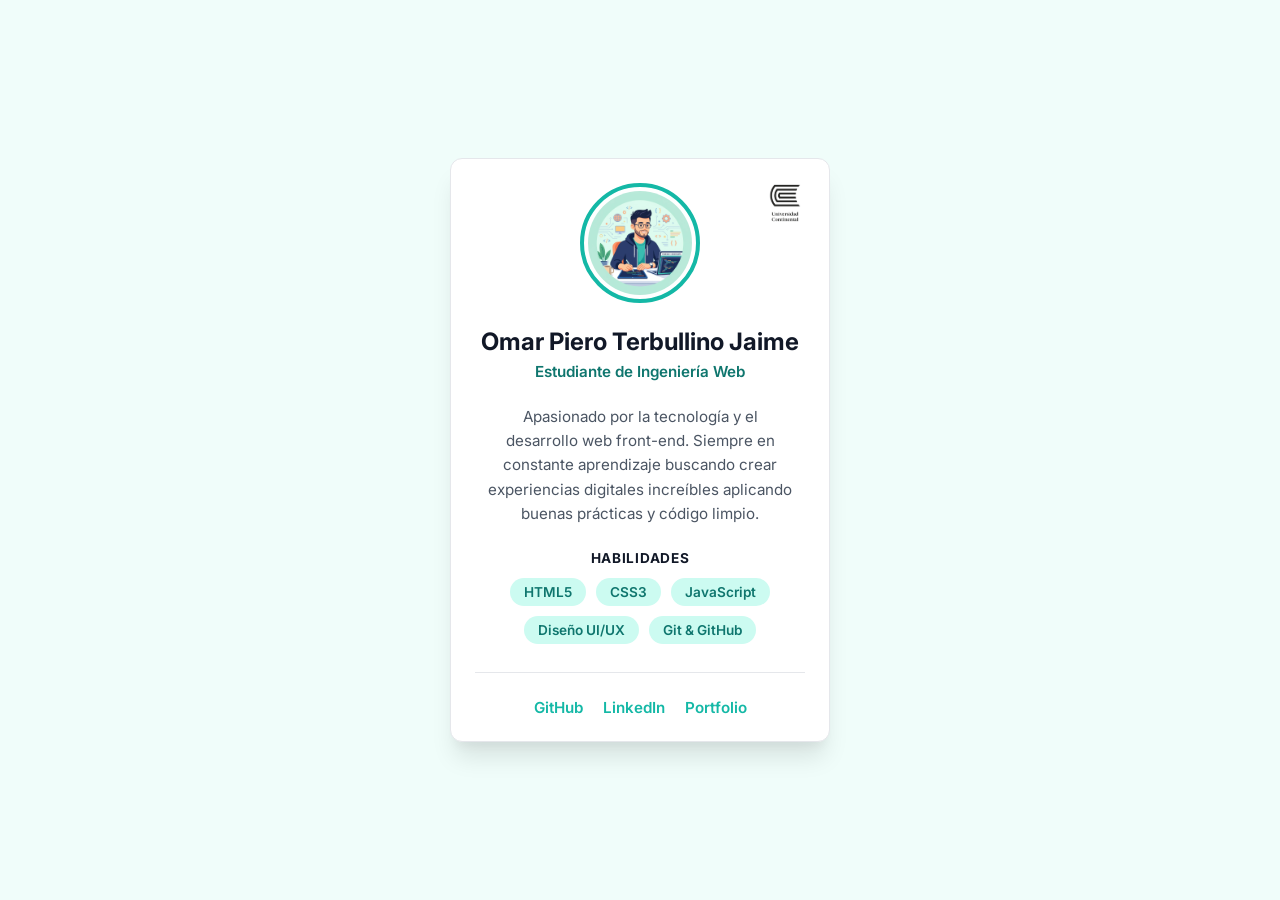
<file: ejercicio-01/index.html>
<!DOCTYPE html>
<html lang="es">

<head>
    <meta charset="UTF-8">
    <meta name="viewport" content="width=device-width, initial-scale=1.0">
    <title>Perfil Digital - Omar Piero Terbullino</title>
    <!-- Google Fonts: Inter -->
    <link rel="preconnect" href="https://fonts.googleapis.com">
    <link rel="preconnect" href="https://fonts.gstatic.com" crossorigin>
    <link href="https://fonts.googleapis.com/css2?family=Inter:wght@400;600;700&display=swap" rel="stylesheet">
    <!-- CSS -->
    <link rel="stylesheet" href="css/styles.css">
</head>

<body>
    <main class="profile-card">

        <img src="../assets/logo_universidad.png" alt="Logo Universidad" class="university-logo">

        <header>
            <img src="../assets/avatar.jpg" alt="Avatar de Omar Piero" class="avatar">
            <h1>Omar Piero Terbullino Jaime</h1>
            <p class="role">Estudiante de Ingeniería Web</p>
        </header>

        <section class="bio">
            <p>Apasionado por la tecnología y el desarrollo web front-end. Siempre en constante aprendizaje buscando
                crear experiencias digitales increíbles aplicando buenas prácticas y código limpio.</p>
        </section>

        <section class="skills">
            <h2>Habilidades</h2>
            <ul>
                <li>HTML5</li>
                <li>CSS3</li>
                <li>JavaScript</li>
                <li>Diseño UI/UX</li>
                <li>Git & GitHub</li>
            </ul>
        </section>

        <footer>
            <ul class="social-links">
                <li><a href="#" target="_blank">GitHub</a></li>
                <li><a href="#" target="_blank">LinkedIn</a></li>
                <li><a href="#" target="_blank">Portfolio</a></li>
            </ul>
        </footer>
    </main>
</body>

</html>
</file>
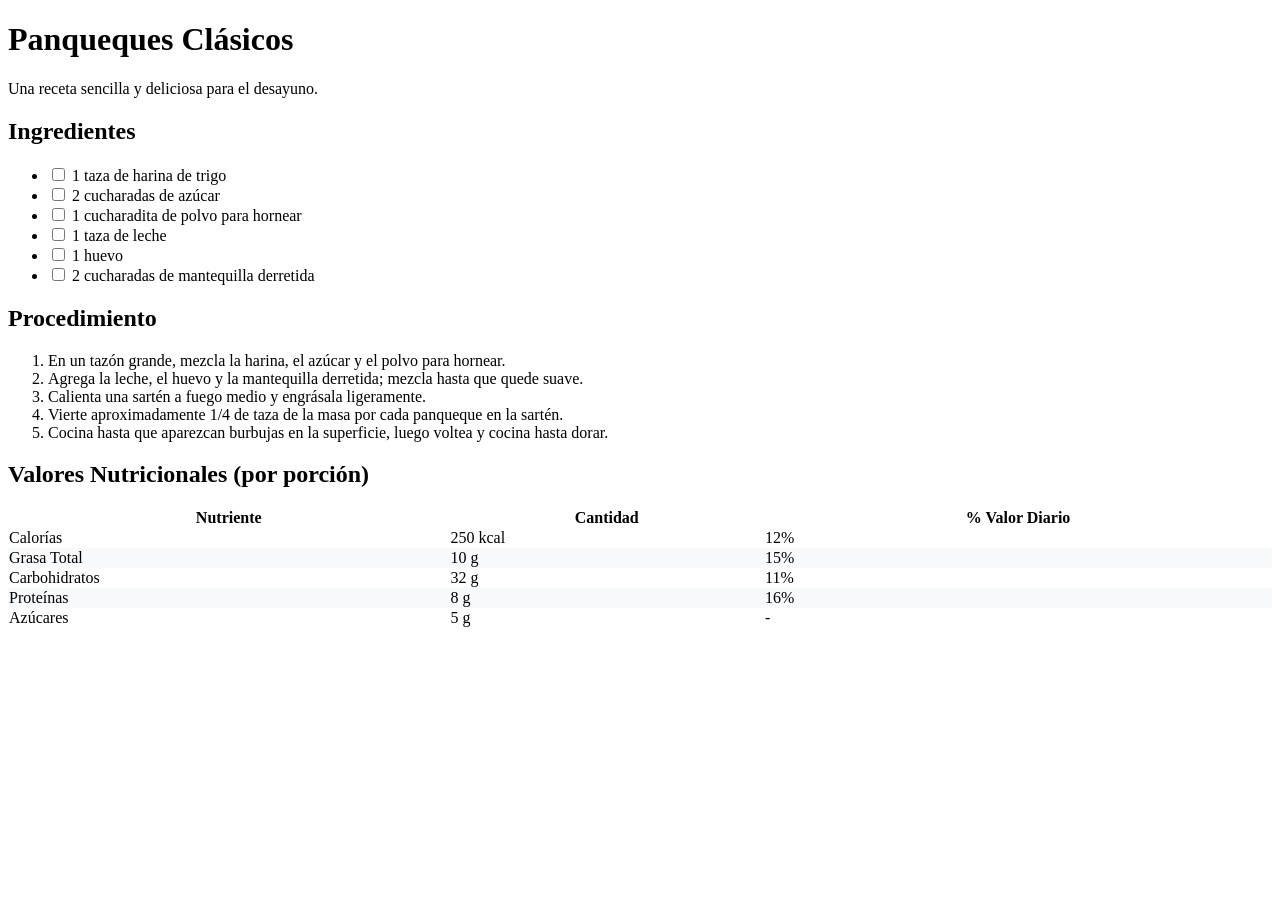
<file: ejercicio-02/index.html>
<!DOCTYPE html>
<html lang="es">
<head>
    <meta charset="UTF-8">
    <meta name="viewport" content="width=device-width, initial-scale=1.0">
    <title>Receta de Cocina - Panqueques Clásicos</title>
    <link rel="stylesheet" href="css/styles.css">
</head>
<body>
    <main class="recipe-container">
        <header>
            <h1>Panqueques Clásicos</h1>
            <p>Una receta sencilla y deliciosa para el desayuno.</p>
        </header>

        <section class="ingredients">
            <h2>Ingredientes</h2>
            <!-- Lista no ordenada para ingredientes -->
            <ul class="ingredients-list">
                <li><label><input type="checkbox"> 1 taza de harina de trigo</label></li>
                <li><label><input type="checkbox"> 2 cucharadas de azúcar</label></li>
                <li><label><input type="checkbox"> 1 cucharadita de polvo para hornear</label></li>
                <li><label><input type="checkbox"> 1 taza de leche</label></li>
                <li><label><input type="checkbox"> 1 huevo</label></li>
                <li><label><input type="checkbox"> 2 cucharadas de mantequilla derretida</label></li>
            </ul>
        </section>

        <section class="procedure">
            <h2>Procedimiento</h2>
            <!-- Lista ordenada para el procedimiento -->
            <ol class="procedure-list">
                <li>En un tazón grande, mezcla la harina, el azúcar y el polvo para hornear.</li>
                <li>Agrega la leche, el huevo y la mantequilla derretida; mezcla hasta que quede suave.</li>
                <li>Calienta una sartén a fuego medio y engrásala ligeramente.</li>
                <li>Vierte aproximadamente 1/4 de taza de la masa por cada panqueque en la sartén.</li>
                <li>Cocina hasta que aparezcan burbujas en la superficie, luego voltea y cocina hasta dorar.</li>
            </ol>
        </section>

        <section class="nutrition">
            <h2>Valores Nutricionales (por porción)</h2>
            <!-- Tabla nutricional estructurada -->
            <table>
                <thead>
                    <tr>
                        <th>Nutriente</th>
                        <th>Cantidad</th>
                        <th>% Valor Diario</th>
                    </tr>
                </thead>
                <tbody>
                    <tr>
                        <td>Calorías</td>
                        <td>250 kcal</td>
                        <td>12%</td>
                    </tr>
                    <tr>
                        <td>Grasa Total</td>
                        <td>10 g</td>
                        <td>15%</td>
                    </tr>
                    <tr>
                        <td>Carbohidratos</td>
                        <td>32 g</td>
                        <td>11%</td>
                    </tr>
                    <tr>
                        <td>Proteínas</td>
                        <td>8 g</td>
                        <td>16%</td>
                    </tr>
                    <tr>
                        <td>Azúcares</td>
                        <td>5 g</td>
                        <td>-</td>
                    </tr>
                </tbody>
            </table>
        </section>
    </main>
</body>
</html>
</file>
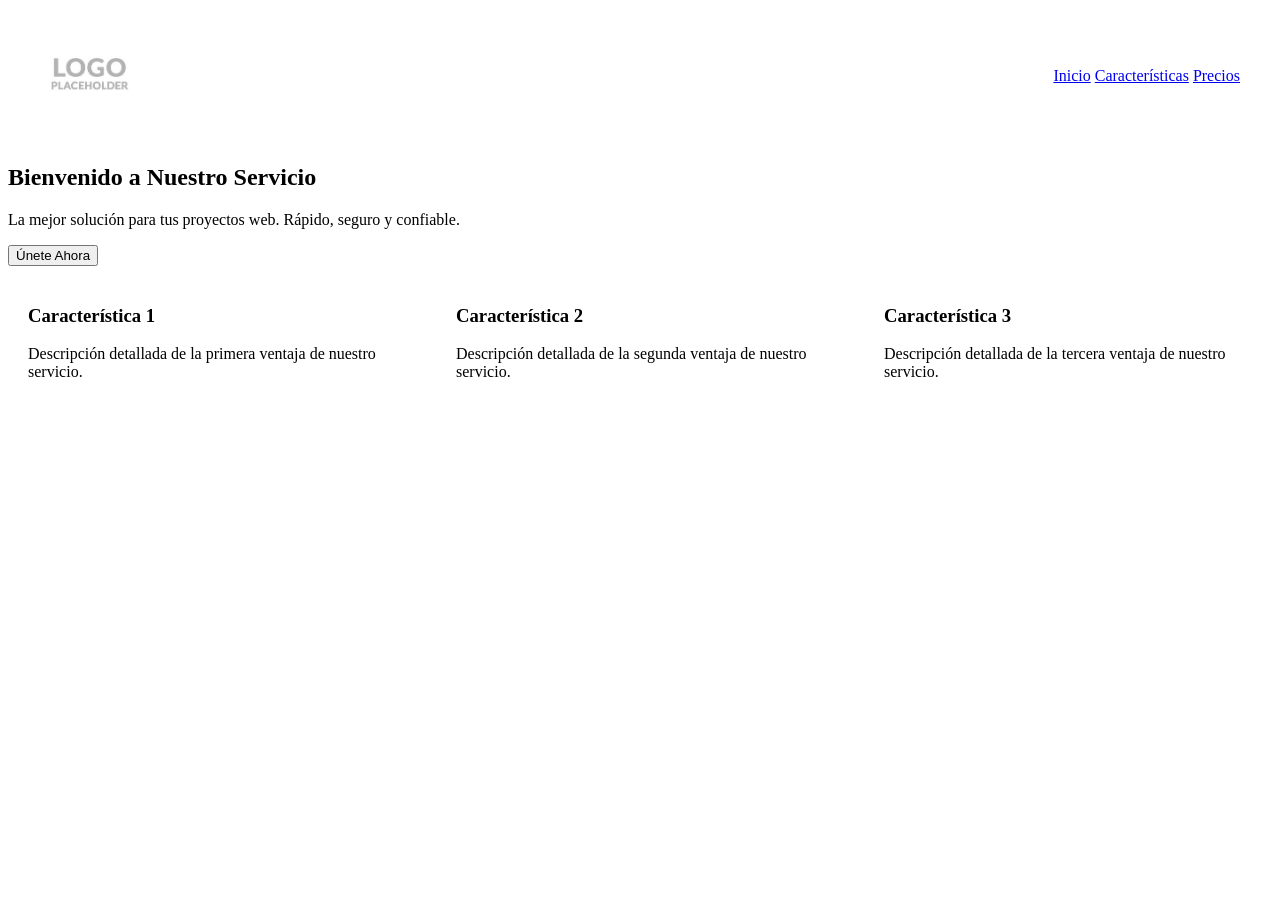
<file: ejercicio-03/index.html>
<!DOCTYPE html>
<html lang="es">

<head>
    <meta charset="UTF-8">
    <meta name="viewport" content="width=device-width, initial-scale=1.0">
    <title>Landing Page</title>
    <link rel="stylesheet" href="css/styles.css">
</head>

<body>
    <header>
        <nav class="navbar">
            <div>
                <img src="../assets/logo-Placeholder.jpg" alt="Logo Universidad" class="university-logo" width="100"
                    height="100">
            </div>
            <div>
                <a href="#">Inicio</a>
                <a href="#">Características</a>
                <a href="#">Precios</a>
            </div>
        </nav>
    </header>
    <main>
        <section>
            <h1>Bienvenido a Nuestro Servicio</h1>
            <p>La mejor solución para tus proyectos web. Rápido, seguro y confiable.</p>
            <button>Únete Ahora</button>
        </section>
        <section>
            <div class="features-container">
                <div class="feature-card">
                    <h3>Característica 1</h3>
                    <p>Descripción detallada de la primera ventaja de nuestro servicio.</p>
                </div>
                <div class="feature-card">
                    <h3>Característica 2</h3>
                    <p>Descripción detallada de la segunda ventaja de nuestro servicio.</p>
                </div>
                <div class="feature-card">
                    <h3>Característica 3</h3>
                    <p>Descripción detallada de la tercera ventaja de nuestro servicio.</p>
                </div>
            </div>
        </section>
    </main>
</body>

</html>
</file>
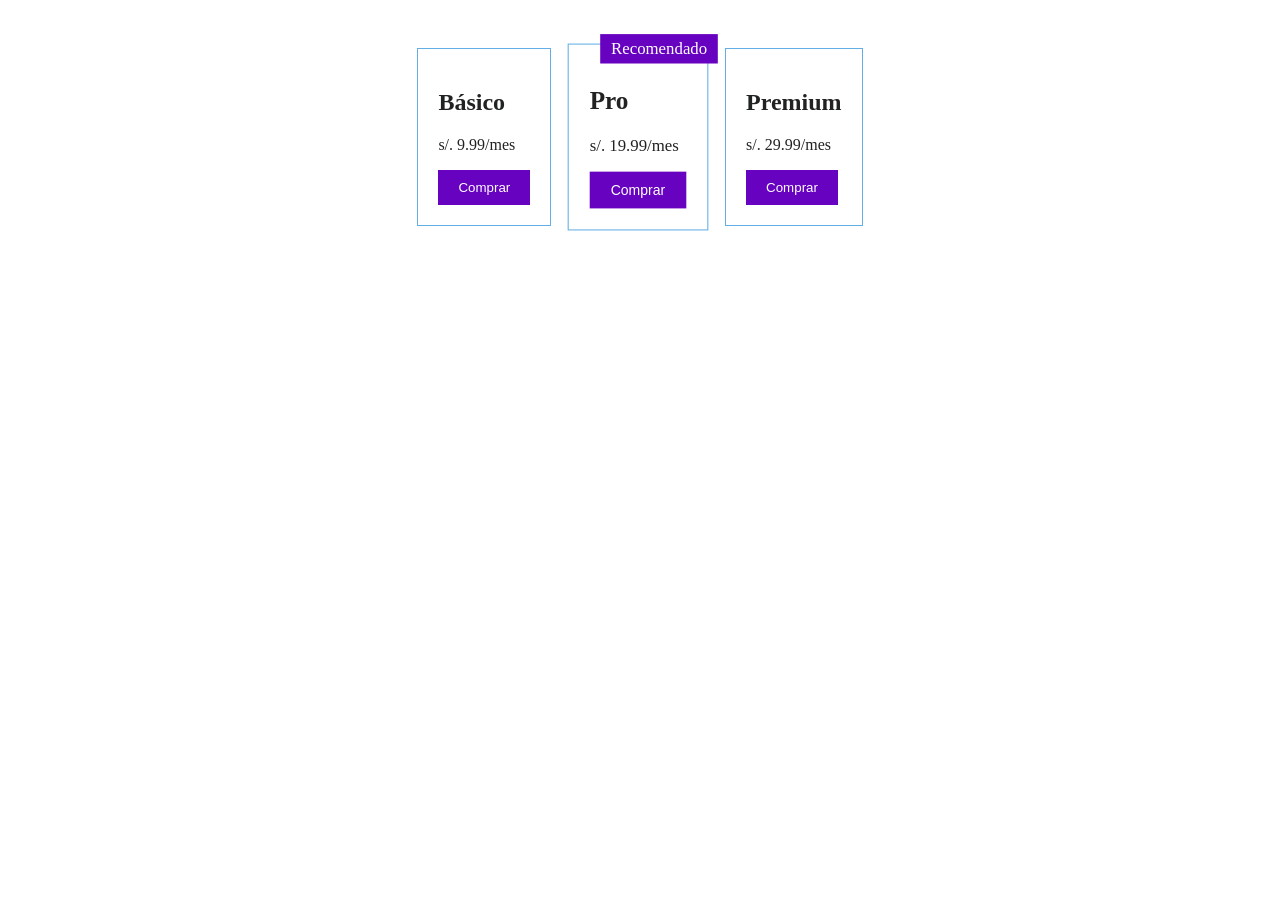
<file: ejercicio-05/index.html>
<!DOCTYPE html>
<html lang="es">

<head>
    <meta charset="UTF-8">
    <meta name="viewport" content="width=device-width, initial-scale=1.0">
    <title>Tabla de Precios</title>
    <link rel="stylesheet" href="css/styles.css">
</head>

<body>
    <div class="pricing-container">
        <div class="pricing-card">
            <h2>Básico</h2>
            <p>s/. 9.99/mes</p>
            <button>Comprar</button>
        </div>

        <div class="pricing-card pro">
            <span class="badge">Recomendado</span>
            <h2>Pro</h2>
            <p>s/. 19.99/mes</p>
            <button>Comprar</button>
        </div>

        <div class="pricing-card">
            <h2>Premium</h2>
            <p>s/. 29.99/mes</p>
            <button>Comprar</button>
        </div>
    </div>
</body>

</html>
</file>
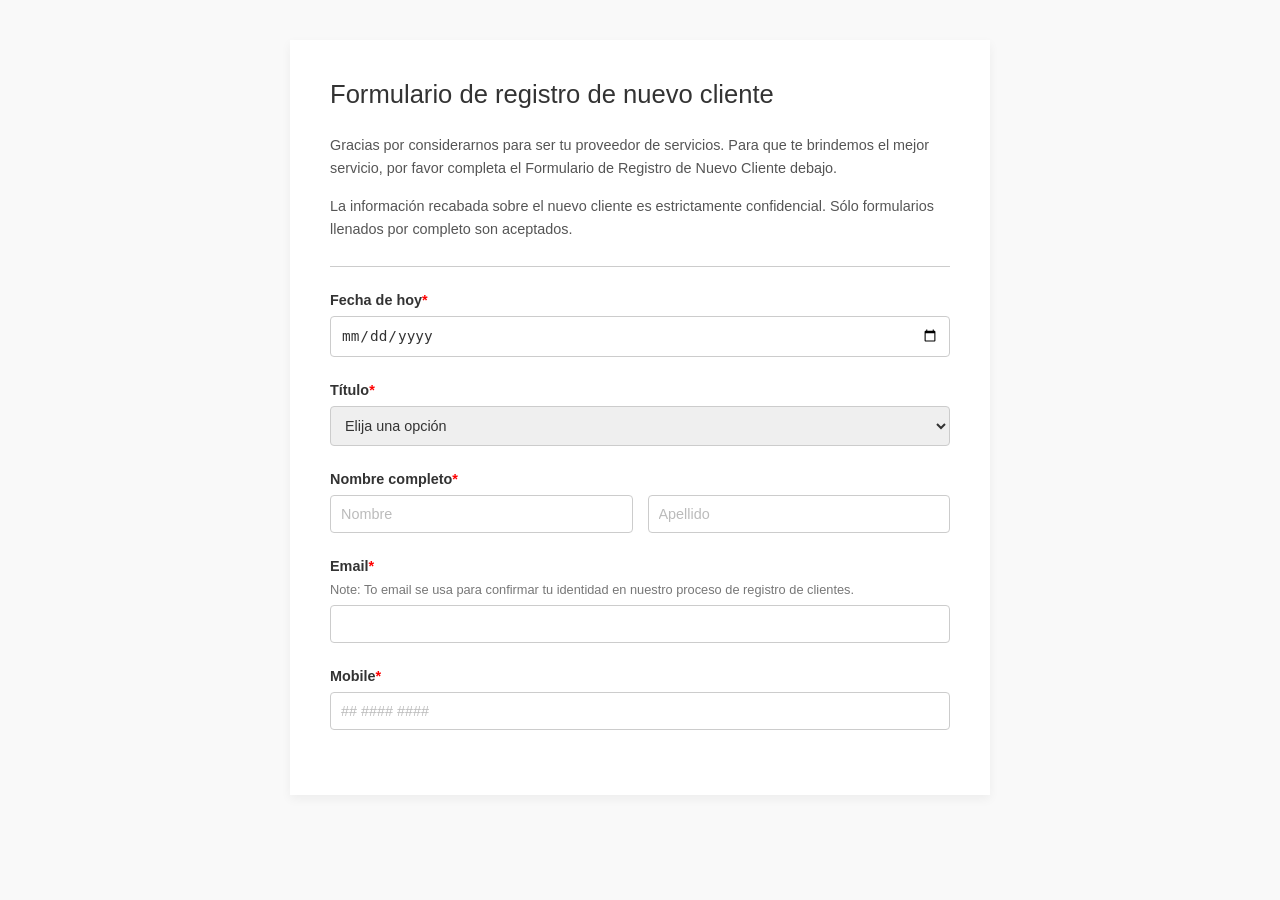
<file: extras/formulario.html>
<!DOCTYPE html>
<html lang="es">

<head>
    <meta charset="UTF-8">
    <meta name="viewport" content="width=device-width, initial-scale=1.0">
    <title>Formulario de registro de nuevo cliente</title>
    <link rel="stylesheet" href="css/styles.css">
</head>

<body>
    <div class="form-container">
        <h1>Formulario de registro de nuevo cliente</h1>

        <p>Gracias por considerarnos para ser tu proveedor de servicios. Para que te brindemos el mejor servicio, por
            favor completa el Formulario de Registro de Nuevo Cliente debajo.</p>

        <p>La información recabada sobre el nuevo cliente es estrictamente confidencial. Sólo formularios llenados por
            completo son aceptados.</p>

        <hr>

        <form action="#" method="POST">
            <div class="form-group">
                <label>Fecha de hoy<span class="required">*</span></label>
                <input type="date" name="fecha" placeholder="DD/MM/AAAA" required>
            </div>

            <div class="form-group">
                <label>Título<span class="required">*</span></label>
                <select name="titulo" required>
                    <option value="" selected disabled>Elija una opción</option>
                    <option value="sr">Sr.</option>
                    <option value="sra">Sra.</option>
                </select>
            </div>

            <div class="form-group">
                <label>Nombre completo<span class="required">*</span></label>
                <div class="name-inputs">
                    <input type="text" name="nombre" placeholder="Nombre" required>
                    <input type="text" name="apellido" placeholder="Apellido" required>
                </div>
            </div>

            <div class="form-group">
                <label>Email<span class="required">*</span></label>
                <span class="sub-label">Note: To email se usa para confirmar tu identidad en nuestro proceso de registro
                    de clientes.</span>
                <input type="email" name="email" required>
            </div>

            <div class="form-group">
                <label>Mobile<span class="required">*</span></label>
                <input type="tel" name="mobile" placeholder="## #### ####" required>
            </div>
        </form>
    </div>
</body>

</html>
</file>
<file: ejercicio-01/css/styles.css>
* {
    margin: 0;
    padding: 0;
    box-sizing: border-box;
}

body {
    font-family: 'Inter', sans-serif;
    background-color: #f0fdfa;
    color: #1f2937;
    display: flex;
    justify-content: center;
    align-items: center;
    min-height: 100vh;
}

.profile-card {
    max-width: 380px;
    margin: 40px auto;
    padding: 24px;
    border-radius: 12px;
    background-color: #ffffff;
    box-shadow: 0 20px 25px -5px rgba(0, 0, 0, 0.1), 0 10px 10px -5px rgba(0, 0, 0, 0.04);
    position: relative;
    text-align: center;
    border: 1px solid #e5e7eb;
}

.avatar {
    width: 120px;
    height: 120px;
    border-radius: 50%;
    object-fit: cover;
    margin-bottom: 20px;
    border: 4px solid #14b8a6;
    padding: 4px;
}


.university-logo {
    position: absolute;
    top: 20px;
    right: 20px;
    width: 48px;
    height: auto;
    border-radius: 4px;
}

header h1 {
    font-size: 1.5rem;
    font-weight: 700;
    color: #111827;
    margin-bottom: 6px;
}

header .role {
    font-size: 0.95rem;
    color: #0f766e;
    font-weight: 600;
    margin-bottom: 24px;
}

.bio p {
    font-size: 0.95rem;
    line-height: 1.6;
    color: #4b5563;
    margin-bottom: 24px;
    padding: 0 12px;
}

.skills h2 {
    font-size: 1.1rem;
    color: #111827;
    margin-bottom: 12px;
    text-transform: uppercase;
    letter-spacing: 0.05em;
    font-size: 0.85rem;
}

.skills ul {
    list-style: none;
    display: flex;
    flex-wrap: wrap;
    justify-content: center;
    gap: 10px;
    margin-bottom: 28px;
}

.skills li {
    background-color: #ccfbf1;
    color: #0f766e;
    padding: 6px 14px;
    border-radius: 20px;
    font-size: 0.85rem;
    font-weight: 600;
    transition: background-color 0.2s, transform 0.2s;
}

.skills li:hover {
    background-color: #99f6e4;
    transform: translateY(-2px);
}

.social-links {
    list-style: none;
    display: flex;
    justify-content: center;
    gap: 20px;
    border-top: 1px solid #e5e7eb;
    padding-top: 24px;
}

.social-links a {
    text-decoration: none;
    color: #14b8a6;
    font-weight: 600;
    font-size: 0.95rem;
    transition: color 0.2s;
}

.social-links a:hover {
    color: #0f766e;
}
</file>
<file: ejercicio-02/css/styles.css>
table {
    border-collapse: collapse;
    width: 100%;
}

tr:nth-child(even) {
    background-color: #F8F9FA;
}

li:hover {
    background-color: #E9ECEF;
    transition: 0.2s;
}
</file>
<file: ejercicio-03/css/styles.css>
.navbar { display: flex; justify-content: space-between; align-items: center; padding: 1rem 2rem; }
.features-container { display: flex; gap: 20px; flex-wrap: wrap; }
.feature-card { flex: 1 1 280px; padding: 20px; background: #FFFFFF; border-radius: 8px; }
</file>
<file: ejercicio-05/css/styles.css>
:root {
    --primary-color: #6802C1;
    --accent-color: #63AEE6;
    --text-color: #212322;
    --card-bg: #FFFFFF;
}

body {
    color: var(--text-color);
}

.pricing-container {
    display: flex;
    justify-content: center;
    gap: 20px;
    padding: 40px;
}

.pricing-card {
    background: var(--card-bg);
    border: 1px solid var(--accent-color);
    padding: 20px;
    position: relative;
}

.pricing-card.pro {
    transform: scale(1.05);
}

.badge {
    position: absolute;
    top: -10px;
    right: -10px;
    background: var(--primary-color);
    color: var(--card-bg);
    padding: 5px 10px;
}

button {
    background: var(--primary-color);
    color: var(--card-bg);
    border: none;
    padding: 10px 20px;
    cursor: pointer;
}

button:hover {
    background: var(--accent-color);
}

button:active {
    transform: scale(0.95);
}
</file>
<file: extras/css/styles.css>
* {
    margin: 0;
    padding: 0;
    box-sizing: border-box;
}

body {
    font-family: Arial, sans-serif;
    background-color: #f9f9f9;
    color: #444;
    padding: 40px;
    display: flex;
    justify-content: center;
}

.form-container {
    background-color: #fff;
    width: 100%;
    max-width: 700px;
    padding: 40px;
    box-shadow: 0 4px 10px rgba(0,0,0,0.05);
}

h1 {
    font-size: 1.6rem;
    color: #333;
    margin-bottom: 25px;
    font-weight: normal;
}

p {
    font-size: 0.9rem;
    line-height: 1.6;
    color: #555;
    margin-bottom: 15px;
}

hr {
    border: 0;
    border-top: 1px solid #ccc;
    margin: 25px 0;
}

.form-group {
    margin-bottom: 25px;
}

label {
    display: block;
    font-weight: bold;
    font-size: 0.9rem;
    color: #333;
    margin-bottom: 8px;
}

.required {
    color: red;
}

.sub-label {
    display: block;
    font-size: 0.8rem;
    color: #777;
    margin-bottom: 8px;
}

input[type="text"],
input[type="email"],
input[type="tel"],
input[type="date"],
select {
    width: 100%;
    padding: 10px;
    border: 1px solid #ccc;
    border-radius: 4px;
    font-size: 0.9rem;
    color: #333;
}

input::placeholder {
    color: #bbb;
}

.name-inputs {
    display: flex;
    gap: 15px;
}

.name-inputs input {
    flex: 1;
}
</file>
